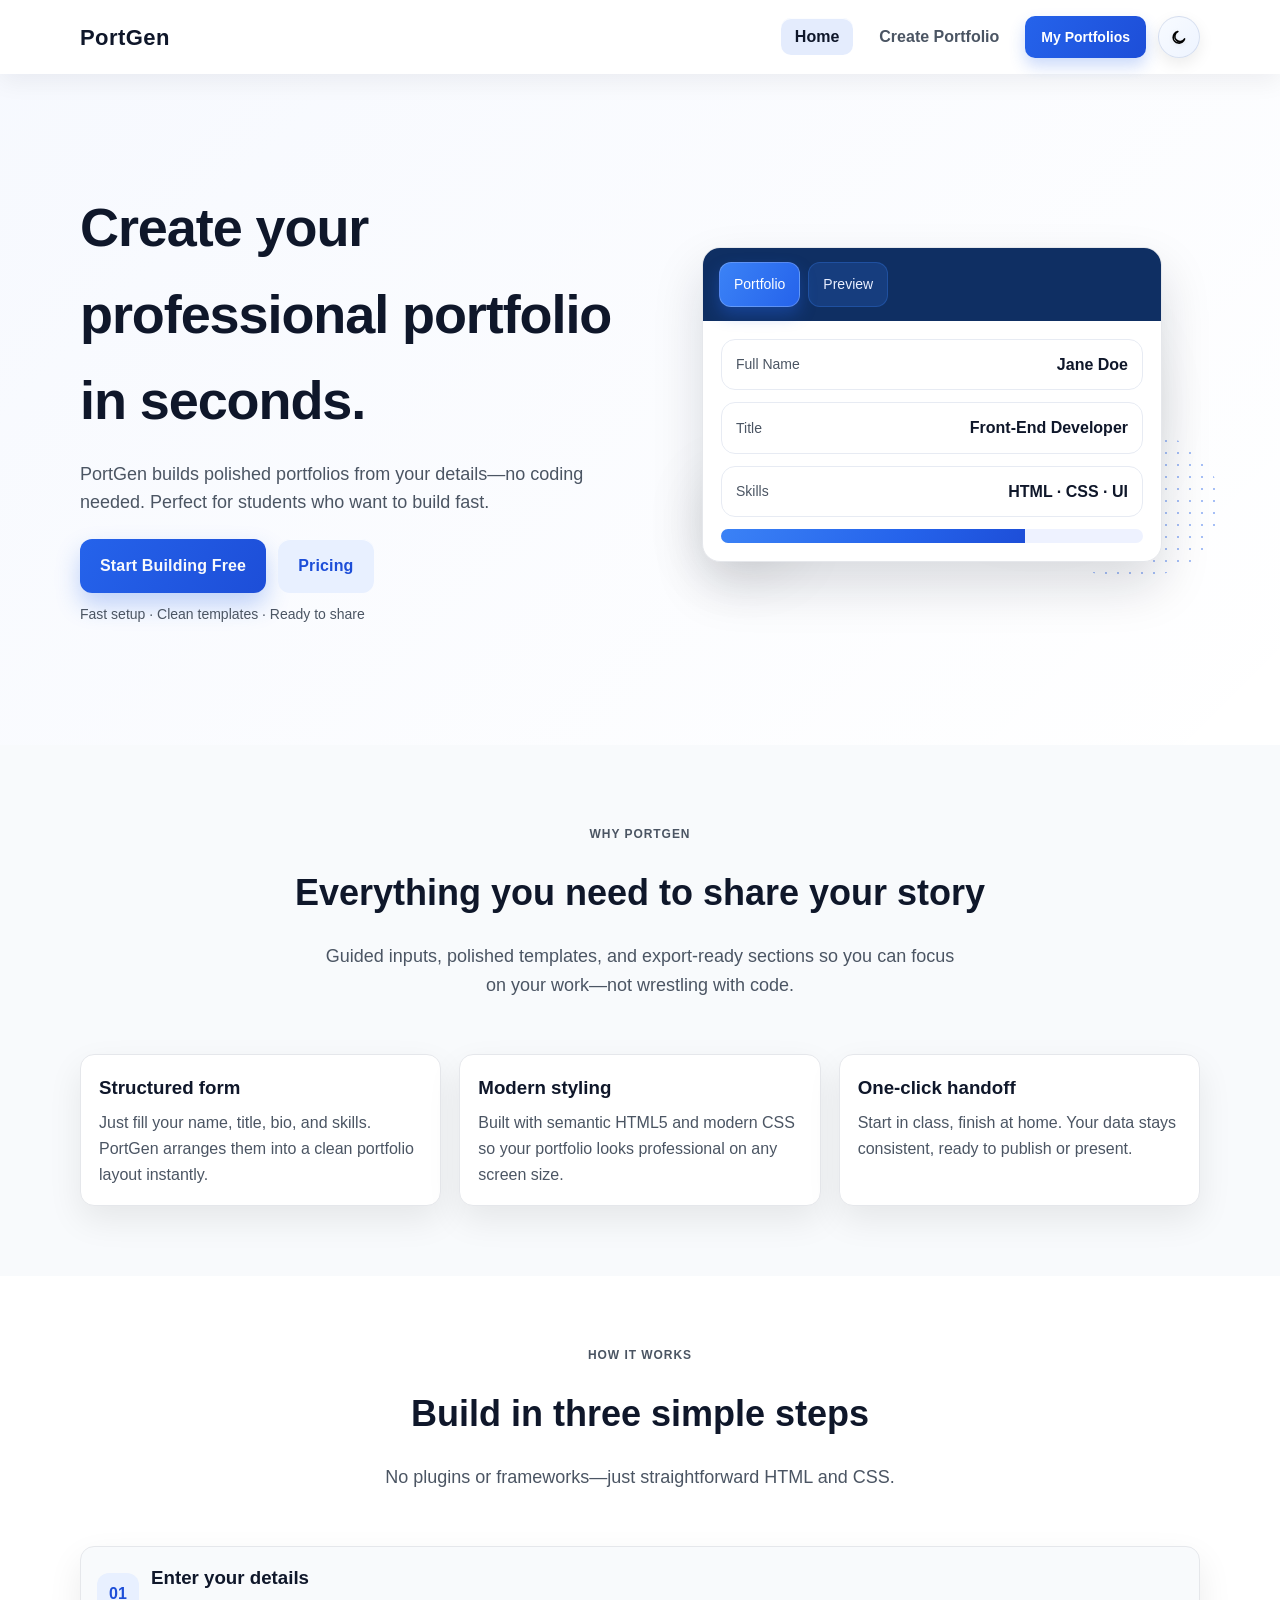
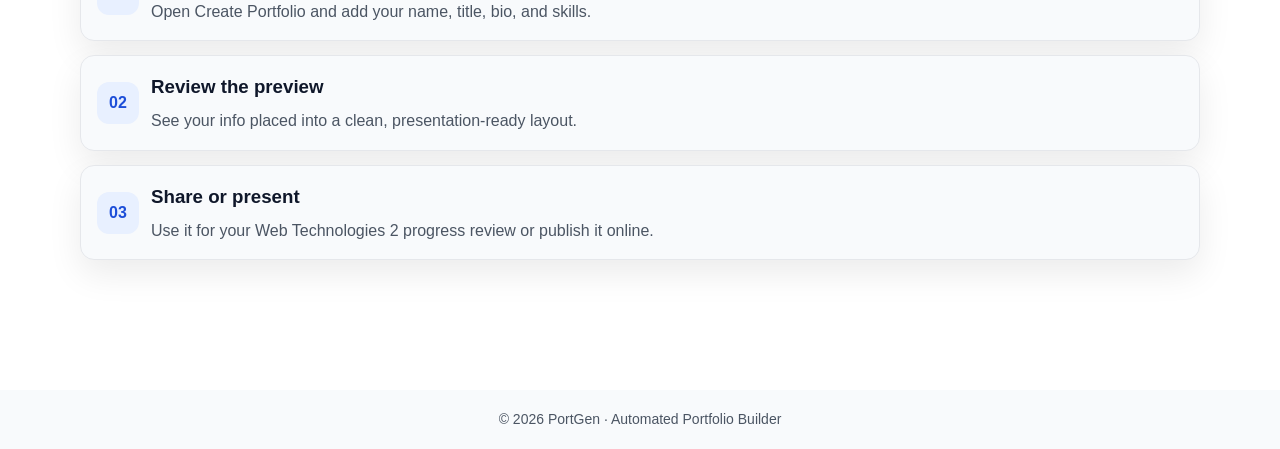
<file: index.html>
<!DOCTYPE html>
<html lang="en">
<head>
  <meta charset="UTF-8" />
  <meta name="viewport" content="width=device-width, initial-scale=1.0" />
  <title>PortGen | Automated Portfolio Builder</title>
  <link rel="stylesheet" href="style.css" />
</head>
<body>
  <header class="site-header">
    <div class="container header-content">
      <div class="logo" aria-label="PortGen logo">PortGen</div>
      <div class="header-actions">
        <nav aria-label="Main navigation">
          <ul class="nav-list">
            <li><a class="nav-link is-active" aria-current="page" href="index.html">Home</a></li>
            <li><a class="nav-link" href="builder.php">Create Portfolio</a></li>
            <li data-auth="guest" hidden><a class="nav-link" href="login.php">Login</a></li>
            <li data-auth="guest" hidden><a class="nav-link" href="signup.php">Sign Up</a></li>
            <li data-auth="user" hidden>
              <a class="nav-link profile-pill" href="profile.php" aria-label="Profile">
                <span class="profile-avatar" data-profile-avatar>P</span>
                <span data-profile-label>Profile</span>
              </a>
            </li>
            <li data-auth="user" hidden><a class="nav-link" href="logout.php">Logout</a></li>
          </ul>
        </nav>
        <a data-auth="user" hidden href="my-portfolios.php" class="my-portfolios-btn">My Portfolios</a>
        <button class="theme-icon-button" type="button" data-theme-toggle aria-label="Toggle theme"></button>
      </div>
    </div>
  </header>

  <main>
    <section class="hero">
      <div class="container hero-grid">
        <div class="hero-text">
          <h1>Create your professional portfolio in seconds.</h1>
          <p class="lead">PortGen builds polished portfolios from your details—no coding needed. Perfect for students who want to build fast.</p>
          <div class="hero-actions">
            <a class="button primary" href="builder.php">Start Building Free</a>
            <a class="button ghost" href="#">Pricing</a>
          </div>
          <p class="subtext">Fast setup · Clean templates · Ready to share</p>
        </div>

        <div class="hero-visual" aria-hidden="true">
          <div class="shape shape-orange"></div>
          <div class="shape shape-dots"></div>
          <div class="shape shape-blue"></div>
          <div class="mock-card">
            <div class="mock-header">
              <span class="mock-tab is-active">Portfolio</span>
              <span class="mock-tab">Preview</span>
            </div>
            <div class="mock-body">
              <div class="mock-row">
                <div class="mock-label">Full Name</div>
                <div class="mock-value">Jane Doe</div>
              </div>
              <div class="mock-row">
                <div class="mock-label">Title</div>
                <div class="mock-value">Front-End Developer</div>
              </div>
              <div class="mock-row">
                <div class="mock-label">Skills</div>
                <div class="mock-value">HTML · CSS · UI</div>
              </div>
              <div class="mock-progress">
                <div class="mock-bar"></div>
              </div>
            </div>
          </div>
        </div>
      </div>
    </section>

    <section class="features">
      <div class="container section-header reveal">
        <p class="eyebrow">Why PortGen</p>
        <h2>Everything you need to share your story</h2>
        <p class="lead">Guided inputs, polished templates, and export-ready sections so you can focus on your work—not wrestling with code.</p>
      </div>
      <div class="container feature-grid">
        <article class="feature-card reveal" style="--delay:0ms">
          <h3>Structured form</h3>
          <p>Just fill your name, title, bio, and skills. PortGen arranges them into a clean portfolio layout instantly.</p>
        </article>
        <article class="feature-card reveal" style="--delay:120ms">
          <h3>Modern styling</h3>
          <p>Built with semantic HTML5 and modern CSS so your portfolio looks professional on any screen size.</p>
        </article>
        <article class="feature-card reveal" style="--delay:240ms">
          <h3>One-click handoff</h3>
          <p>Start in class, finish at home. Your data stays consistent, ready to publish or present.</p>
        </article>
      </div>
    </section>

    <section class="steps">
      <div class="container section-header reveal">
        <p class="eyebrow">How it works</p>
        <h2>Build in three simple steps</h2>
        <p class="lead">No plugins or frameworks—just straightforward HTML and CSS.</p>
      </div>
      <div class="container steps-list">
        <div class="step-card reveal" style="--delay:0ms">
          <span class="step-number">01</span>
          <div>
            <h3>Enter your details</h3>
            <p>Open Create Portfolio and add your name, title, bio, and skills.</p>
          </div>
        </div>
        <div class="step-card reveal" style="--delay:140ms">
          <span class="step-number">02</span>
          <div>
            <h3>Review the preview</h3>
            <p>See your info placed into a clean, presentation-ready layout.</p>
          </div>
        </div>
        <div class="step-card reveal" style="--delay:280ms">
          <span class="step-number">03</span>
          <div>
            <h3>Share or present</h3>
            <p>Use it for your Web Technologies 2 progress review or publish it online.</p>
          </div>
        </div>
      </div>
    </section>
  </main>

  <footer class="site-footer">
    <div class="container footer-content">
      <p>© 2026 PortGen · Automated Portfolio Builder</p>
    </div>
  </footer>

  <script>
    (() => {
      const toggleBtn = document.querySelector('[data-theme-toggle]');
      const body = document.body;
      const sun = '<svg class="theme-icon" viewBox="0 0 24 24" aria-hidden="true"><circle cx="12" cy="12" r="4.5"/><path d="M12 2.5v2.4m0 14.2v2.4M21.5 12h-2.4M4.9 12H2.5m14.2 7.1-1.7-1.7M8 6.1 6.3 4.4m11.9 0L16.5 6.1M8 17.9 6.3 19.6"/></svg>';
      const moon = '<svg class="theme-icon" viewBox="0 0 24 24" aria-hidden="true"><path d="M19.5 14.5a7.8 7.8 0 1 1-9-9.8 7 7 0 1 0 9 9.8Z"/></svg>';
      let saved = localStorage.getItem('portgen-theme');
      if (saved === 'dark') saved = 'warm';
      if (saved === 'warm' || saved === 'light') body.dataset.theme = saved;
      const setIcon = () => {
        if (!toggleBtn) return;
        const isWarm = body.dataset.theme === 'warm';
        toggleBtn.innerHTML = isWarm ? sun : moon;
        toggleBtn.setAttribute('aria-label', isWarm ? 'Switch to light theme' : 'Switch to warm theme');
      };
      setIcon();
      toggleBtn?.addEventListener('click', () => {
        const next = body.dataset.theme === 'warm' ? 'light' : 'warm';
        body.dataset.theme = next;
        localStorage.setItem('portgen-theme', next);
        setIcon();
      });
    })();
  </script>
  <script>
    (() => {
      const setAuthNav = async () => {
        try {
          const response = await fetch('auth-status.php', { credentials: 'same-origin' });
          if (!response.ok) return;
          const auth = await response.json();
          const loggedIn = !!auth.loggedIn;

          document.querySelectorAll('[data-auth="guest"]').forEach((el) => {
            el.hidden = loggedIn;
          });
          document.querySelectorAll('[data-auth="user"]').forEach((el) => {
            el.hidden = !loggedIn;
          });

          if (loggedIn) {
            const fullname = (auth.fullname || 'Profile').trim();
            const firstName = fullname.split(/\s+/)[0] || 'Profile';
            const initial = firstName.charAt(0).toUpperCase() || 'P';
            document.querySelectorAll('[data-profile-label]').forEach((el) => {
              el.textContent = firstName;
            });
            document.querySelectorAll('[data-profile-avatar]').forEach((el) => {
              el.textContent = initial;
            });
          }
        } catch (error) {
          console.error('Could not determine auth status.', error);
        }
      };

      setAuthNav();
    })();
  </script>
</body>
</html>
</file>
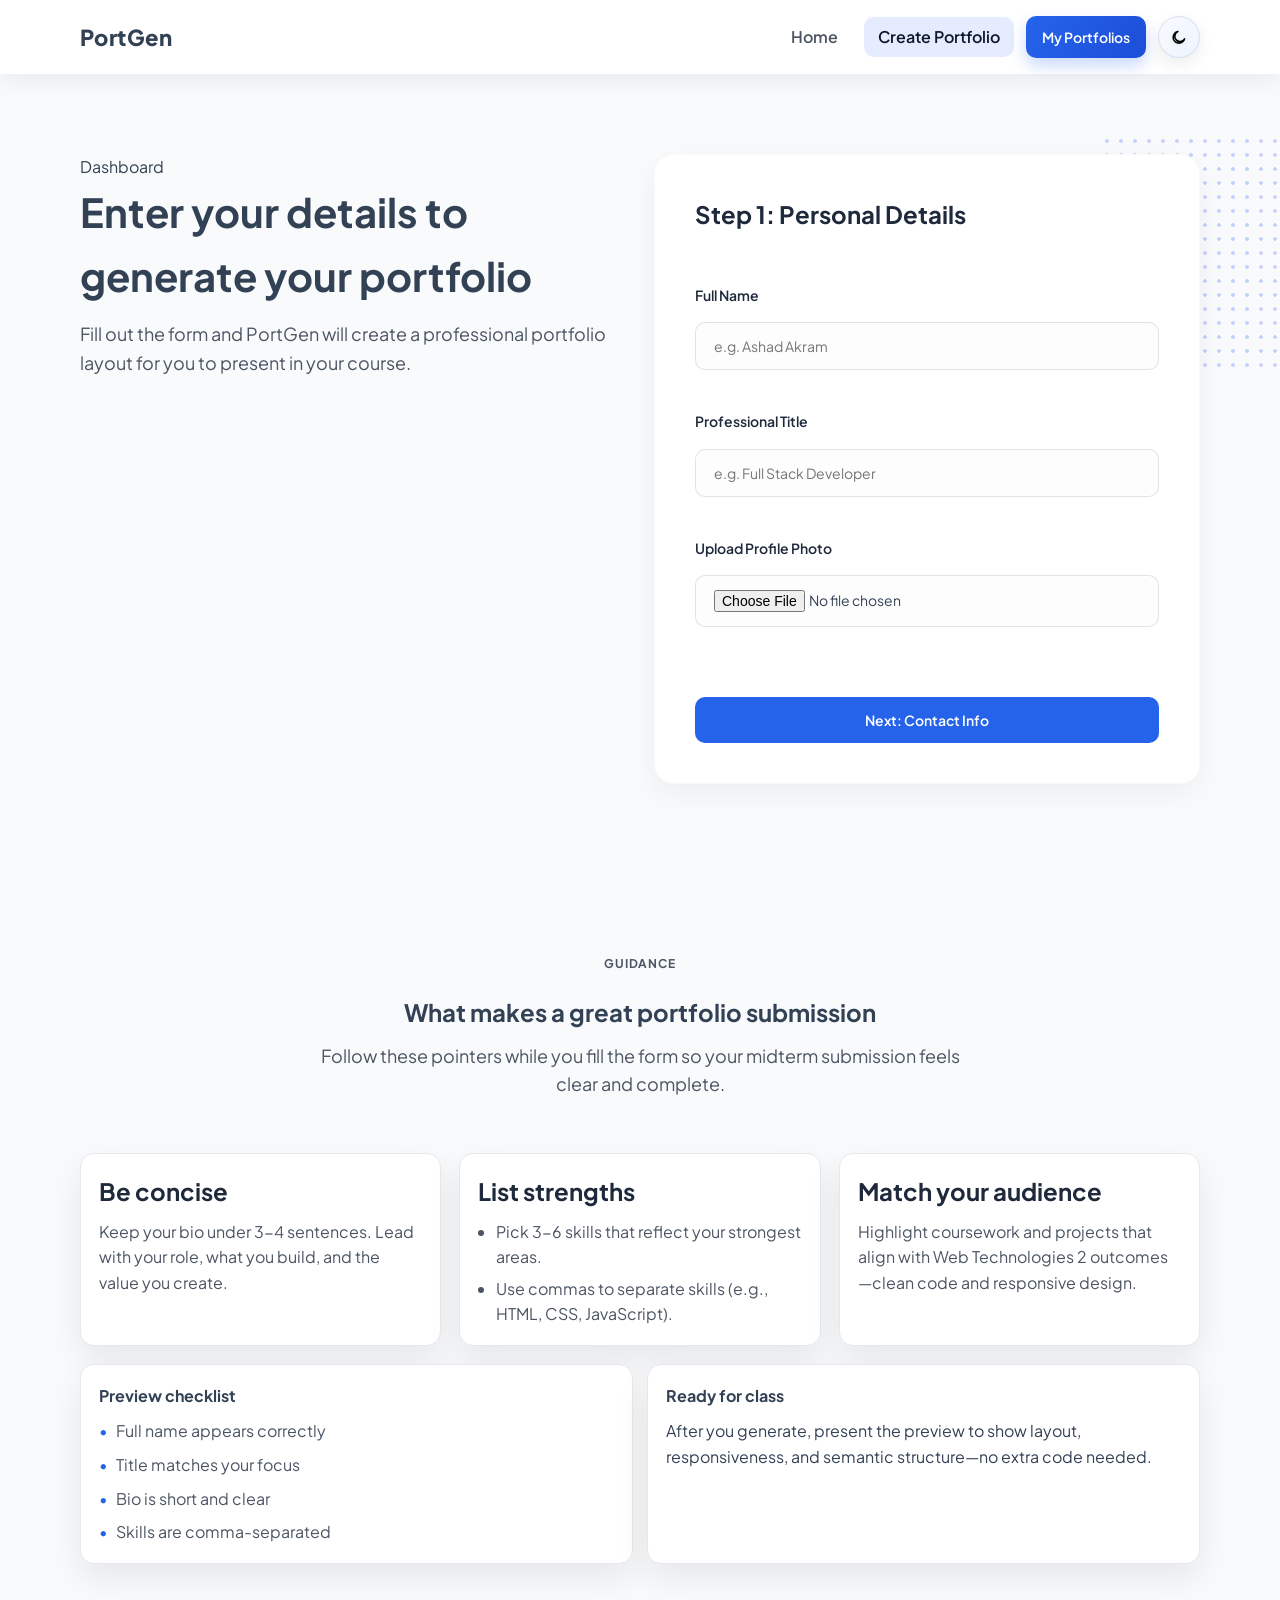
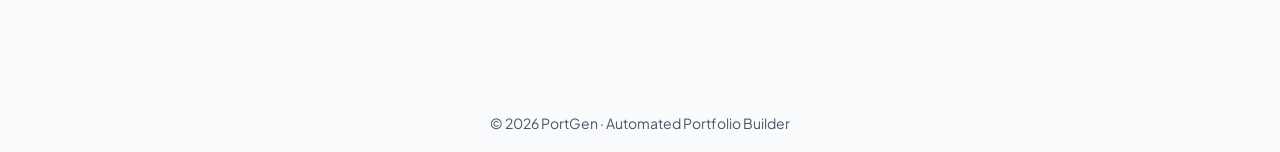
<file: builder.html>
<!DOCTYPE html>
<html lang="en">
<head>
  <meta charset="UTF-8" />
  <meta name="viewport" content="width=device-width, initial-scale=1.0" />
  <title>PortGen | Create Portfolio</title>
  <link rel="stylesheet" href="style.css" />
  <style>
    /* Importing modern font for a clean look */
    @import url('https://fonts.googleapis.com/css2?family=Plus+Jakarta+Sans:wght@400;600;700&display=swap');

    :root {
      --primary: #2563eb; /* Your modern blue */
      --primary-hover: #1d4ed8;
      --dark: #1e293b;
      --text: #334155;
      --bg-light: #f1f5f9;
    }

    body {
      font-family: 'Plus Jakarta Sans', sans-serif;
      background-color: #f8fafc; /* Lighter background */
      color: var(--text);
      margin: 0;
      padding: 0;
    }

    /* The overall card container from your design */
    .card {
      background: white;
      width: 100%;
      max-width: 600px;
      padding: 40px;
      border-radius: 20px;
      box-shadow: 0 10px 30px rgba(0, 0, 0, 0.05); /* Subtle shadow */
      border: 1px solid rgba(0,0,0,0.02);
      min-height: 500px; /* Keep the card container stable */
      display: flex;
      flex-direction: column;
    }

    /* Hidden elements by default for multi-step */
    .form-step {
      display: none;
      animation: slideIn 0.4s ease-out;
      width: 100%;
      flex-grow: 1;
    }

    /* Active class for current step */
    .form-step.active {
      display: flex;
      flex-direction: column;
      gap: 20px;
    }

    /* Updated Typography to match image */
    h3 {
      font-size: 24px;
      font-weight: 700;
      color: var(--dark);
      margin-top: 0;
      margin-bottom: 30px;
    }

    /* Modern Input Fields from previous step */
    .form-group {
      margin-bottom: 20px;
    }

    .form-group-helper {
      display: block;
      font-size: 12px;
      color: #64748b;
      margin-top: 6px;
    }

    label {
      display: block;
      margin-bottom: 8px;
      font-weight: 600;
      font-size: 14px;
      color: var(--dark);
    }

    input, textarea {
      width: 100%;
      padding: 14px 18px;
      border: 1px solid rgba(0,0,0,0.1);
      border-radius: 10px;
      font-size: 14px;
      font-family: inherit;
      color: var(--text);
      box-sizing: border-box; /* Crucial for proper padding */
      transition: all 0.2s;
      background: #fdfdfd;
    }

    input:focus, textarea:focus {
      outline: none;
      border-color: var(--primary);
      box-shadow: 0 0 0 4px rgba(37, 99, 235, 0.1);
    }

    textarea {
      resize: vertical;
      min-height: 100px;
    }

    /* MODERN MULTI-STEP BUTTONS */
    .button-group {
      margin-top: 30px;
      display: flex;
      gap: 12px;
    }

    /* Base style for all form buttons */
    .btn-next, button[type="submit"] {
      flex: 1; /* Stretch buttons equally */
      background-color: var(--primary);
      color: white;
      border: none;
      padding: 14px 20px;
      border-radius: 10px;
      font-size: 14px;
      font-weight: 600;
      cursor: pointer;
      transition: background 0.2s;
      font-family: inherit;
      text-align: center;
    }

    .btn-next:hover, button[type="submit"]:hover {
      background-color: var(--primary-hover);
    }

    /* Secondary 'Back' button style */
    .btn-back {
      flex: 0 0 auto; /* Don't stretch */
      background-color: #f1f5f9;
      color: #475569;
    }

    .btn-back:hover {
      background-color: #e2e8f0;
    }

    .skill-builder {
      border: 1px solid rgba(0, 0, 0, 0.08);
      border-radius: 12px;
      padding: 14px;
      background: #f8fbff;
    }

    .skill-builder-grid {
      display: grid;
      grid-template-columns: 1fr 120px auto;
      gap: 10px;
      align-items: end;
      margin-bottom: 12px;
    }

    .skill-level-wrap {
      display: flex;
      flex-direction: column;
      gap: 6px;
    }

    .skill-level-value {
      font-size: 12px;
      font-weight: 700;
      color: #1e3a8a;
      text-align: right;
    }

    .btn-add-skill {
      border: 0;
      background: #0ea5e9;
      color: #fff;
      border-radius: 10px;
      padding: 11px 14px;
      font-size: 13px;
      font-weight: 700;
      cursor: pointer;
    }

    .btn-add-skill:hover {
      background: #0284c7;
    }

    .skills-list {
      display: grid;
      gap: 8px;
      margin-top: 8px;
    }

    .skill-item {
      display: grid;
      grid-template-columns: 1fr auto auto;
      align-items: center;
      gap: 10px;
      padding: 10px 12px;
      border-radius: 10px;
      background: #ffffff;
      border: 1px solid #dbeafe;
    }

    .skill-item-name {
      font-weight: 700;
      color: #0f172a;
      font-size: 13px;
    }

    .skill-item-level {
      font-size: 12px;
      font-weight: 700;
      color: #1d4ed8;
      min-width: 48px;
      text-align: right;
    }

    .btn-remove-skill {
      border: 0;
      background: #fee2e2;
      color: #b91c1c;
      border-radius: 8px;
      padding: 6px 9px;
      font-size: 12px;
      font-weight: 700;
      cursor: pointer;
    }

    .btn-remove-skill:hover {
      background: #fecaca;
    }

    .education-builder {
      border: 1px solid rgba(0, 0, 0, 0.08);
      border-radius: 12px;
      padding: 14px;
      background: #f8fbff;
      display: grid;
      gap: 10px;
    }

    .education-builder-grid {
      display: grid;
      grid-template-columns: repeat(2, minmax(0, 1fr));
      gap: 10px;
    }

    .education-actions {
      display: flex;
      justify-content: flex-end;
      margin-top: 2px;
    }

    .btn-add-education {
      border: 0;
      background: #2563eb;
      color: #fff;
      border-radius: 10px;
      padding: 11px 14px;
      font-size: 13px;
      font-weight: 700;
      cursor: pointer;
    }

    .btn-add-education:hover {
      background: #1d4ed8;
    }

    .education-list {
      display: grid;
      gap: 8px;
      margin-top: 2px;
    }

    .education-item {
      display: grid;
      grid-template-columns: 1fr auto;
      gap: 10px;
      align-items: center;
      padding: 10px 12px;
      border-radius: 10px;
      background: #ffffff;
      border: 1px solid #dbeafe;
    }

    .education-item-title {
      font-weight: 700;
      color: #0f172a;
      font-size: 13px;
      line-height: 1.35;
    }

    .education-item-subtitle {
      font-size: 12px;
      color: #475569;
      margin-top: 3px;
    }

    .btn-remove-education {
      border: 0;
      background: #fee2e2;
      color: #b91c1c;
      border-radius: 8px;
      padding: 6px 9px;
      font-size: 12px;
      font-weight: 700;
      cursor: pointer;
    }

    .btn-remove-education:hover {
      background: #fecaca;
    }

    @media (max-width: 640px) {
      .skill-builder-grid {
        grid-template-columns: 1fr;
      }

      .education-builder-grid {
        grid-template-columns: 1fr;
      }
    }

    /* Simple animation for step changes */
    @keyframes slideIn {
      from { opacity: 0; transform: translateX(10px); }
      to { opacity: 1; transform: translateX(0); }
    }
  </style>
</head>
<body>
  <header class="site-header">
    <div class="container header-content">
      <div class="logo" aria-label="PortGen logo">PortGen</div>
      <div class="header-actions">
        <nav aria-label="Main navigation">
          <ul class="nav-list">
            <li><a class="nav-link" href="index.html">Home</a></li>
            <li><a class="nav-link is-active" aria-current="page" href="builder.php">Create Portfolio</a></li>
            <li data-auth="guest" hidden><a class="nav-link" href="login.php">Login</a></li>
            <li data-auth="guest" hidden><a class="nav-link" href="signup.php">Sign Up</a></li>
            <li data-auth="user" hidden>
              <a class="nav-link profile-pill" href="profile.php" aria-label="Profile">
                <span class="profile-avatar" data-profile-avatar>P</span>
                <span data-profile-label>Profile</span>
              </a>
            </li>
            <li data-auth="user" hidden><a class="nav-link" href="logout.php">Logout</a></li>
          </ul>
        </nav>
        <a data-auth="user" hidden href="my-portfolios.php" class="my-portfolios-btn">My Portfolios</a>
        <button class="theme-icon-button" type="button" data-theme-toggle aria-label="Toggle theme"></button>
      </div>
    </div>
  </header>

  <main>
    <section class="builder">
      <div class="dot-shape"></div>
      <div class="container builder-grid">
        <div class="builder-copy">
          <p class="badge">Dashboard</p>
          <h1>Enter your details to generate your portfolio</h1>
          <p class="lead">Fill out the form and PortGen will create a professional portfolio layout for you to present in your course.</p>
        </div>

        <div class="card">
          <form id="portfolioForm" action="process.php" method="POST" enctype="multipart/form-data">
            <div class="form-step active" id="step1">
              <h3>Step 1: Personal Details</h3>
              
              <div class="form-group">
                <label>Full Name</label>
                <input type="text" name="fullname" placeholder="e.g. Ashad Akram" required>
              </div>

              <div class="form-group">
                <label>Professional Title</label>
                <input type="text" name="title" placeholder="e.g. Full Stack Developer" required>
              </div>

              <div class="form-group">
                <label>Upload Profile Photo</label>
                <input type="file" name="photo_file" accept="image/*" />
              </div>

              <div class="button-group">
                <button type="button" class="btn-next" onclick="nextStep(2)">Next: Contact Info</button>
              </div>
            </div>

            <div class="form-step" id="step2">
              <h3>Step 2: Contact</h3>
              
              <div class="form-group">
                <label>Email Address</label>
                <input type="email" name="email" placeholder="email@example.com" required>
              </div>
              
              <div class="form-group">
                <label>Phone Number</label>
                <input type="text" name="phone" placeholder="+973 XXXXXXXX">
              </div>

              <div class="form-group">
                <label>Location</label>
                <input type="text" name="location" placeholder="e.g. Manama, Bahrain">
              </div>

              <div class="button-group">
                <button type="button" class="btn-next btn-back" onclick="prevStep(1)">Back</button>
                <button type="button" class="btn-next" onclick="nextStep(3)">Next: Social Links</button>
              </div>
            </div>

            <div class="form-step" id="step3">
              <h3>Step 3: Social Links</h3>

              <div class="form-group">
                <label>LinkedIn URL (Optional)</label>
                <input type="text" name="linkedin" placeholder="linkedin.com/in/username or any text">
              </div>

              <div class="form-group">
                <label>GitHub URL (Optional)</label>
                <input type="text" name="github" placeholder="github.com/username or any text">
              </div>

              <div class="button-group">
                <button type="button" class="btn-next btn-back" onclick="prevStep(2)">Back</button>
                <button type="button" class="btn-next" onclick="nextStep(4)">Next: Education</button>
              </div>
            </div>

            <div class="form-step" id="step4">
              <h3>Step 4: Education History</h3>
              
              <div class="form-group">
                <label>Education History</label>
                <input type="hidden" name="education_data" id="educationData" value="[]">
                <input type="hidden" name="edu_school" id="eduSchoolPrimary" value="">
                <input type="hidden" name="edu_degree" id="eduDegreePrimary" value="">
                <input type="hidden" name="edu_start" id="eduStartPrimary" value="">
                <input type="hidden" name="edu_end" id="eduEndPrimary" value="">

                <div class="education-builder">
                  <div class="education-builder-grid">
                    <div>
                      <label for="eduSchoolInput">University/School</label>
                      <input type="text" id="eduSchoolInput" placeholder="University of Technology Bahrain">
                    </div>
                    <div>
                      <label for="eduDegreeInput">Degree</label>
                      <input type="text" id="eduDegreeInput" placeholder="BS in Information Technology">
                    </div>
                    <div>
                      <label for="eduStartInput">Start Date</label>
                      <input type="date" id="eduStartInput">
                    </div>
                    <div>
                      <label for="eduEndInput">End Date (or expected)</label>
                      <input type="date" id="eduEndInput">
                    </div>
                  </div>
                  <div class="education-actions">
                    <button type="button" class="btn-add-education" id="addEducationBtn">Add Education</button>
                  </div>
                  <div class="education-list" id="educationList"></div>
                  <span class="form-group-helper">Add one or more entries. Put your latest education first.</span>
                </div>
              </div>

              <div class="button-group">
                <button type="button" class="btn-next btn-back" onclick="prevStep(3)">Back</button>
                <button type="button" class="btn-next" onclick="nextStep(5)">Next: Skills</button>
              </div>
            </div>

            <div class="form-step" id="step5">
              <h3>Step 5: Skills</h3>

              <div class="form-group">
                <label>Skills & Proficiency Levels</label>
                <input type="hidden" name="skills" id="skillsCsv" value="">
                <input type="hidden" name="skills_data" id="skillsData" value="[]">
                <div class="skill-builder">
                  <div class="skill-builder-grid">
                    <div>
                      <label for="skillNameInput">Skill Name</label>
                      <input type="text" id="skillNameInput" placeholder="e.g. JavaScript">
                    </div>
                    <div class="skill-level-wrap">
                      <label for="skillLevelInput">Level</label>
                      <input type="range" id="skillLevelInput" min="10" max="100" step="5" value="80">
                      <div class="skill-level-value" id="skillLevelValue">80%</div>
                    </div>
                    <button type="button" class="btn-add-skill" id="addSkillBtn">Add Skill</button>
                  </div>
                  <div class="skills-list" id="skillsList"></div>
                  <span class="form-group-helper">Add at least 2 skills. You can set each skill level for portfolio bars.</span>
                </div>
              </div>

              <div class="form-group">
                <label>Professional Tagline</label>
                <input type="text" name="tagline" placeholder="e.g. Building practical full-stack web experiences">
              </div>

              <div class="button-group">
                <button type="button" class="btn-next btn-back" onclick="prevStep(4)">Back</button>
                <button type="button" class="btn-next" onclick="nextStep(6)">Next: Final Details</button>
              </div>
            </div>

            <div class="form-step" id="step6">
              <h3>Step 6: Final Touches</h3>
              
              <div class="form-group">
                <label>Short Bio</label>
                <textarea name="bio" placeholder="Tell your story..."></textarea>
              </div>

              <div class="form-group">
                <label>Achievements</label>
                <textarea name="achievements" placeholder="List your certifications or awards..."></textarea>
              </div>

              <div class="form-group">
                <label>Years of Experience</label>
                <input type="number" name="years_experience" min="0" max="50" placeholder="e.g. 2">
              </div>

              <div class="form-group">
                <label>Availability</label>
                <input type="text" name="availability" placeholder="e.g. Open to internships / freelance / full-time">
              </div>

              <div class="button-group">
                <button type="button" class="btn-next btn-back" onclick="prevStep(5)">Back</button>
                <button type="submit">Generate My Professional Portfolio</button>
              </div>
            </div>
          </form>
        </div>
      </div>
    </section>

    <section class="builder-extras">
      <div class="container section-header reveal">
        <p class="eyebrow">Guidance</p>
        <h2>What makes a great portfolio submission</h2>
        <p class="lead">Follow these pointers while you fill the form so your midterm submission feels clear and complete.</p>
      </div>

      <div class="container info-grid">
        <article class="info-card reveal" style="--delay:0ms">
          <h3>Be concise</h3>
          <p>Keep your bio under 3-4 sentences. Lead with your role, what you build, and the value you create.</p>
        </article>
        <article class="info-card reveal" style="--delay:140ms">
          <h3>List strengths</h3>
          <ul class="bullets">
            <li>Pick 3-6 skills that reflect your strongest areas.</li>
            <li>Use commas to separate skills (e.g., HTML, CSS, JavaScript).</li>
          </ul>
        </article>
        <article class="info-card reveal" style="--delay:280ms">
          <h3>Match your audience</h3>
          <p>Highlight coursework and projects that align with Web Technologies 2 outcomes—clean code and responsive design.</p>
        </article>
      </div>

      <div class="container tips-grid">
        <div class="tip-card reveal" style="--delay:0ms">
          <div class="tip-title">Preview checklist</div>
          <ul class="checklist">
            <li>Full name appears correctly</li>
            <li>Title matches your focus</li>
            <li>Bio is short and clear</li>
            <li>Skills are comma-separated</li>
          </ul>
        </div>
        <div class="tip-card reveal" style="--delay:180ms">
          <div class="tip-title">Ready for class</div>
          <p class="muted">After you generate, present the preview to show layout, responsiveness, and semantic structure—no extra code needed.</p>
        </div>
      </div>
    </section>
  </main>

  <footer class="site-footer">
    <div class="container footer-content">
      <p>© 2026 PortGen · Automated Portfolio Builder</p>
    </div>
  </footer>

  <script>
    (() => {
      const toggleBtn = document.querySelector('[data-theme-toggle]');
      const body = document.body;
      const sun = '<svg class="theme-icon" viewBox="0 0 24 24" aria-hidden="true"><circle cx="12" cy="12" r="4.5"/><path d="M12 2.5v2.4m0 14.2v2.4M21.5 12h-2.4M4.9 12H2.5m14.2 7.1-1.7-1.7M8 6.1 6.3 4.4m11.9 0L16.5 6.1M8 17.9 6.3 19.6"/></svg>';
      const moon = '<svg class="theme-icon" viewBox="0 0 24 24" aria-hidden="true"><path d="M19.5 14.5a7.8 7.8 0 1 1-9-9.8 7 7 0 1 0 9 9.8Z"/></svg>';
      let saved = localStorage.getItem('portgen-theme');
      if (saved === 'dark') saved = 'warm';
      if (saved === 'warm' || saved === 'light') body.dataset.theme = saved;
      const setIcon = () => {
        if (!toggleBtn) return;
        const isWarm = body.dataset.theme === 'warm';
        toggleBtn.innerHTML = isWarm ? sun : moon;
        toggleBtn.setAttribute('aria-label', isWarm ? 'Switch to light theme' : 'Switch to warm theme');
      };
      setIcon();
      toggleBtn?.addEventListener('click', () => {
        const next = body.dataset.theme === 'warm' ? 'light' : 'warm';
        body.dataset.theme = next;
        localStorage.setItem('portgen-theme', next);
        setIcon();
      });
    })();
  </script>
  <script>
    (() => {
      const setAuthNav = async () => {
        try {
          const response = await fetch('auth-status.php', { credentials: 'same-origin' });
          if (!response.ok) return;
          const auth = await response.json();
          const loggedIn = !!auth.loggedIn;

          document.querySelectorAll('[data-auth="guest"]').forEach((el) => {
            el.hidden = loggedIn;
          });
          document.querySelectorAll('[data-auth="user"]').forEach((el) => {
            el.hidden = !loggedIn;
          });

          if (loggedIn) {
            const fullname = (auth.fullname || 'Profile').trim();
            const firstName = fullname.split(/\s+/)[0] || 'Profile';
            const initial = firstName.charAt(0).toUpperCase() || 'P';
            document.querySelectorAll('[data-profile-label]').forEach((el) => {
              el.textContent = firstName;
            });
            document.querySelectorAll('[data-profile-avatar]').forEach((el) => {
              el.textContent = initial;
            });
          }
        } catch (error) {
          console.error('Could not determine auth status.', error);
        }
      };

      setAuthNav();
    })();
  </script>
  <script>
    const skillNameInput = document.getElementById('skillNameInput');
    const skillLevelInput = document.getElementById('skillLevelInput');
    const skillLevelValue = document.getElementById('skillLevelValue');
    const addSkillBtn = document.getElementById('addSkillBtn');
    const skillsList = document.getElementById('skillsList');
    const skillsDataInput = document.getElementById('skillsData');
    const skillsCsvInput = document.getElementById('skillsCsv');
    const portfolioForm = document.getElementById('portfolioForm');
    const educationDataInput = document.getElementById('educationData');
    const eduSchoolPrimary = document.getElementById('eduSchoolPrimary');
    const eduDegreePrimary = document.getElementById('eduDegreePrimary');
    const eduStartPrimary = document.getElementById('eduStartPrimary');
    const eduEndPrimary = document.getElementById('eduEndPrimary');
    const eduSchoolInput = document.getElementById('eduSchoolInput');
    const eduDegreeInput = document.getElementById('eduDegreeInput');
    const eduStartInput = document.getElementById('eduStartInput');
    const eduEndInput = document.getElementById('eduEndInput');
    const addEducationBtn = document.getElementById('addEducationBtn');
    const educationList = document.getElementById('educationList');

    const skillsState = [];
    const educationState = [];

    function syncSkillsInputs() {
      skillsDataInput.value = JSON.stringify(skillsState);
      skillsCsvInput.value = skillsState.map(skill => skill.name).join(', ');
    }

    function renderSkillsList() {
      skillsList.innerHTML = '';

      skillsState.forEach((skill, index) => {
        const row = document.createElement('div');
        row.className = 'skill-item';

        const name = document.createElement('div');
        name.className = 'skill-item-name';
        name.textContent = skill.name;

        const level = document.createElement('div');
        level.className = 'skill-item-level';
        level.textContent = `${skill.level}%`;

        const remove = document.createElement('button');
        remove.type = 'button';
        remove.className = 'btn-remove-skill';
        remove.textContent = 'Remove';
        remove.addEventListener('click', () => {
          skillsState.splice(index, 1);
          renderSkillsList();
          syncSkillsInputs();
        });

        row.appendChild(name);
        row.appendChild(level);
        row.appendChild(remove);
        skillsList.appendChild(row);
      });
    }

    function formatEducationPeriod(entry) {
      const start = entry.start || '...';
      const end = entry.end || 'Present';
      return `${start} - ${end}`;
    }

    function syncEducationInputs() {
      educationDataInput.value = JSON.stringify(educationState);

      const primary = educationState[0] || null;
      eduSchoolPrimary.value = primary ? (primary.school || '') : '';
      eduDegreePrimary.value = primary ? (primary.degree || '') : '';
      eduStartPrimary.value = primary ? (primary.start || '') : '';
      eduEndPrimary.value = primary ? (primary.end || '') : '';
    }

    function renderEducationList() {
      educationList.innerHTML = '';

      educationState.forEach((entry, index) => {
        const row = document.createElement('div');
        row.className = 'education-item';

        const content = document.createElement('div');
        const title = document.createElement('div');
        title.className = 'education-item-title';
        title.textContent = `${entry.degree || 'Degree not specified'} · ${entry.school || 'Institution not specified'}`;

        const subtitle = document.createElement('div');
        subtitle.className = 'education-item-subtitle';
        subtitle.textContent = formatEducationPeriod(entry);

        content.appendChild(title);
        content.appendChild(subtitle);

        const remove = document.createElement('button');
        remove.type = 'button';
        remove.className = 'btn-remove-education';
        remove.textContent = 'Remove';
        remove.addEventListener('click', () => {
          educationState.splice(index, 1);
          renderEducationList();
          syncEducationInputs();
        });

        row.appendChild(content);
        row.appendChild(remove);
        educationList.appendChild(row);
      });
    }

    skillLevelInput?.addEventListener('input', () => {
      skillLevelValue.textContent = `${skillLevelInput.value}%`;
    });

    addSkillBtn?.addEventListener('click', () => {
      const name = (skillNameInput.value || '').trim();
      const level = parseInt(skillLevelInput.value, 10);

      if (!name) {
        alert('Enter a skill name first.');
        return;
      }

      const exists = skillsState.some(skill => skill.name.toLowerCase() === name.toLowerCase());
      if (exists) {
        alert('That skill is already added.');
        return;
      }

      if (skillsState.length >= 10) {
        alert('You can add up to 10 skills.');
        return;
      }

      skillsState.push({ name, level: Math.max(10, Math.min(100, level)) });
      renderSkillsList();
      syncSkillsInputs();
      skillNameInput.value = '';
      skillNameInput.focus();
    });

    addEducationBtn?.addEventListener('click', () => {
      const school = (eduSchoolInput.value || '').trim();
      const degree = (eduDegreeInput.value || '').trim();
      const start = (eduStartInput.value || '').trim();
      const end = (eduEndInput.value || '').trim();

      if (!school && !degree) {
        alert('Enter at least institution or degree to add education.');
        return;
      }

      const duplicate = educationState.some((entry) => (
        entry.school.toLowerCase() === school.toLowerCase() &&
        entry.degree.toLowerCase() === degree.toLowerCase() &&
        entry.start === start &&
        entry.end === end
      ));

      if (duplicate) {
        alert('That education entry is already added.');
        return;
      }

      if (educationState.length >= 10) {
        alert('You can add up to 10 education entries.');
        return;
      }

      educationState.push({ school, degree, start, end });
      renderEducationList();
      syncEducationInputs();

      eduSchoolInput.value = '';
      eduDegreeInput.value = '';
      eduStartInput.value = '';
      eduEndInput.value = '';
      eduSchoolInput.focus();
    });

    function showStepForField(field) {
      const step = field?.closest('.form-step');
      if (!step) return;
      document.querySelectorAll('.form-step').forEach((el) => {
        el.classList.remove('active');
      });
      step.classList.add('active');
    }

    portfolioForm?.addEventListener('submit', (event) => {
      syncSkillsInputs();
      syncEducationInputs();

      if (skillsState.length < 2) {
        event.preventDefault();
        showStepForField(skillNameInput);
        alert('Please add at least 2 skills with levels.');
        return;
      }

      // Ensure browser validation errors are visible even when invalid fields are in hidden steps.
      const invalidField = portfolioForm.querySelector(':invalid');
      if (invalidField) {
        event.preventDefault();
        showStepForField(invalidField);
        invalidField.reportValidity();
        invalidField.focus();
        return;
      }

      const submitBtn = portfolioForm.querySelector('button[type="submit"]');
      if (submitBtn) {
        submitBtn.disabled = true;
        submitBtn.textContent = 'Generating...';
      }
    });

    // Seed defaults to make first use easier
    if (skillsState.length === 0) {
      skillsState.push({ name: 'HTML', level: 85 }, { name: 'CSS', level: 80 });
      renderSkillsList();
      syncSkillsInputs();
      skillLevelValue.textContent = `${skillLevelInput.value}%`;
    }

    syncEducationInputs();

    function nextStep(step) {
      // Hide all steps
      document.querySelectorAll('.form-step').forEach(el => {
        el.classList.remove('active');
      });
      // Show the target step
      document.getElementById('step' + step).classList.add('active');
    }

    function prevStep(step) {
      nextStep(step); // Same logic works for going back
    }
  </script>
</body>
</html>
</file>
<file: style.css>
:root {
  --bg: #ffffff;
  --panel: #ffffff;
  --text: #0f172a;
  --muted: #4b5563;
  --accent: #2563eb;
  --accent-strong: #1d4ed8;
  --header: #0f172a;
  --border: #e5e7eb;
  --shadow: 0 18px 46px rgba(15, 23, 42, 0.12);
  --shadow-soft: 0 14px 34px rgba(0, 0, 0, 0.08);
  --radius: 16px;
}

body[data-theme="warm"] {
  --bg: #fff7ed;
  --panel: #fff1e6;
  --text: #2c1a0c;
  --muted: #6b4b3a;
  --accent: #2563eb;
  --accent-strong: #1d4ed8;
  --header: #2e1a0f;
  --border: #f1d7c0;
  --shadow: 0 18px 46px rgba(139, 92, 46, 0.18);
  --shadow-soft: 0 14px 34px rgba(139, 92, 46, 0.12);
}

* {
  box-sizing: border-box;
  margin: 0;
  padding: 0;
}

body {
  font-family: "Segoe UI", "Helvetica Neue", Arial, sans-serif;
  background: var(--bg);
  color: var(--text);
  line-height: 1.6;
  min-height: 100vh;
  -webkit-font-smoothing: antialiased;
}

a {
  color: inherit;
  text-decoration: none;
}

a:hover {
  color: var(--accent);
}

.container {
  width: min(1120px, 92%);
  margin: 0 auto;
}

.site-header {
  background: #ffffff;
  color: var(--text);
  position: sticky;
  top: 0;
  z-index: 10;
  box-shadow: 0 8px 24px rgba(15, 23, 42, 0.06);
}
body[data-theme="warm"] .site-header {
  background: #fff1e6;
  color: #2c1a0c;
  box-shadow: 0 12px 28px rgba(139, 92, 46, 0.18);
}

.header-content {
  display: flex;
  align-items: center;
  justify-content: space-between;
  padding: 16px 0;
}

.header-actions {
  display: flex;
  align-items: center;
  gap: 12px;
}

.logo {
  font-weight: 800;
  letter-spacing: 0.02em;
  font-size: 22px;
}

.theme-icon-button {
  width: 42px;
  height: 42px;
  border-radius: 50%;
  border: 1px solid rgba(0, 40, 120, 0.12);
  background: linear-gradient(135deg, #f8fbff, #eef4ff);
  display: grid;
  place-items: center;
  cursor: pointer;
  box-shadow: 0 6px 16px rgba(0, 0, 0, 0.08);
  transition: transform 0.2s ease, box-shadow 0.2s ease, border-color 0.2s ease, background 0.2s ease;
}

.theme-icon-button:hover {
  transform: translateY(-2px);
  box-shadow: 0 10px 22px rgba(37, 99, 235, 0.15);
  border-color: rgba(37, 99, 235, 0.5);
}

.theme-icon-button:active {
  transform: translateY(0);
  box-shadow: 0 6px 12px rgba(37, 99, 235, 0.12);
}

.theme-icon-button:focus-visible {
  outline: 2px solid rgba(37, 99, 235, 0.3);
  outline-offset: 2px;
}

body[data-theme="warm"] .theme-icon-button {
  border-color: rgba(37, 99, 235, 0.35);
  box-shadow: 0 10px 20px rgba(37, 99, 235, 0.18);
  background: linear-gradient(135deg, rgba(37, 99, 235, 0.1), rgba(37, 99, 235, 0.2));
}

.theme-icon {
  width: 18px;
  height: 18px;
  stroke: currentColor;
  fill: none;
  stroke-width: 2.15;
  stroke-linecap: round;
  stroke-linejoin: round;
  filter: drop-shadow(0 1px 2px rgba(0, 0, 0, 0.08));
}

.theme-icon path,
.theme-icon circle {
  fill: none;
  stroke: currentColor;
}

body[data-theme="warm"] .theme-icon {
  color: #1d4ed8;
}

.nav-list {
  list-style: none;
  display: flex;
  align-items: center;
  gap: 12px;
}

.nav-link {
  padding: 10px 14px;
  border-radius: 10px;
  transition: background 0.2s ease, color 0.2s ease;
  color: #4b5563;
  font-weight: 600;
}

.nav-link:hover {
  background: rgba(37, 99, 235, 0.08);
  color: var(--accent);
}

.nav-link.is-active,
.nav-link[aria-current="page"] {
  background: rgba(37, 99, 235, 0.12);
  color: #0f172a;
  box-shadow: inset 0 1px 0 rgba(255, 255, 255, 0.9);
}

.profile-pill {
  display: inline-flex;
  align-items: center;
  gap: 8px;
}

.profile-avatar {
  width: 26px;
  height: 26px;
  border-radius: 999px;
  background: linear-gradient(120deg, var(--accent), var(--accent-strong));
  color: #ffffff;
  display: inline-flex;
  align-items: center;
  justify-content: center;
  font-size: 12px;
  font-weight: 700;
}

.my-portfolios-btn {
  display: inline-flex;
  align-items: center;
  justify-content: center;
  padding: 10px 16px;
  background: linear-gradient(120deg, var(--accent), var(--accent-strong));
  color: #ffffff;
  border-radius: 10px;
  text-decoration: none;
  font-weight: 600;
  font-size: 14px;
  transition: transform 0.2s ease, box-shadow 0.2s ease, filter 0.2s ease;
  box-shadow: 0 8px 16px rgba(37, 99, 235, 0.24);
}

.my-portfolios-btn:hover {
  transform: translateY(-2px);
  filter: brightness(1.06);
  box-shadow: 0 10px 22px rgba(37, 99, 235, 0.32);
}

body[data-theme="warm"] .my-portfolios-btn {
  box-shadow: 0 8px 16px rgba(245, 158, 11, 0.24);
}

body[data-theme="warm"] .my-portfolios-btn:hover {
  box-shadow: 0 10px 22px rgba(245, 158, 11, 0.32);
}

.hero {
  padding: 110px 0 120px;
  background: linear-gradient(135deg, rgba(37, 99, 235, 0.04), rgba(37, 99, 235, 0));
}
body[data-theme="warm"] .hero {
  background: linear-gradient(135deg, rgba(245, 158, 11, 0.12), rgba(255, 247, 237, 0.9));
}

.hero-grid {
  display: grid;
  grid-template-columns: repeat(auto-fit, minmax(320px, 1fr));
  gap: 48px;
  align-items: center;
}

.hero-text h1 {
  font-size: clamp(36px, 5vw, 54px);
  letter-spacing: -0.02em;
  margin-bottom: 16px;
}

.lead {
  color: var(--muted);
  font-size: 18px;
  margin-bottom: 22px;
  max-width: 640px;
}

.hero-actions {
  display: flex;
  align-items: center;
  gap: 12px;
  margin-bottom: 10px;
}

.button {
  display: inline-flex;
  align-items: center;
  justify-content: center;
  padding: 14px 20px;
  border-radius: 12px;
  border: none;
  cursor: pointer;
  font-weight: 700;
  letter-spacing: 0.01em;
  transition: transform 0.2s ease, box-shadow 0.2s ease, filter 0.2s ease;
}

.button.primary {
  background: linear-gradient(120deg, var(--accent) 0%, var(--accent-strong) 100%);
  color: #f8fafc;
  box-shadow: 0 12px 24px rgba(37, 99, 235, 0.28);
}

.button.primary:hover {
  transform: translateY(-2px);
  filter: brightness(1.06);
}

.button.ghost {
  background: #e8f0ff;
  color: #1d4ed8;
  box-shadow: inset 0 1px 0 rgba(255, 255, 255, 0.8);
}

body[data-theme="warm"] .button.ghost {
  background: rgba(37, 99, 235, 0.12);
  color: #1d4ed8;
  box-shadow: inset 0 1px 0 rgba(255, 255, 255, 0.7);
}

.button.ghost:hover {
  transform: translateY(-2px);
  filter: brightness(1.03);
}

.subtext {
  color: var(--muted);
  font-size: 14px;
}

.hero-visual {
  position: relative;
  min-height: 320px;
  display: grid;
  place-items: center;
}

.shape {
  position: absolute;
  border-radius: 999px;
  filter: drop-shadow(0 12px 30px rgba(0, 0, 0, 0.12));
}

.shape-orange {
  width: 220px;
  height: 220px;
  background: #f97316;
  top: 40px;
  right: 10%;
  z-index: 0;
}

.shape-dots {
  width: 180px;
  height: 140px;
  background-image: radial-gradient(#2563eb 1.5px, transparent 1.5px);
  background-size: 12px 12px;
  bottom: -10px;
  right: -20px;
  opacity: 0.4;
  z-index: 0;
}

.shape-blue {
  width: 80px;
  height: 80px;
  background: #2563eb;
  border-radius: 22px;
  bottom: 14px;
  left: 8%;
  z-index: 0;
}

.mock-card {
  position: relative;
  background: #ffffff;
  border: 1px solid var(--border);
  border-radius: 18px;
  box-shadow: 0 24px 50px rgba(15, 23, 42, 0.15);
  width: 100%;
  max-width: 460px;
  z-index: 1;
  overflow: hidden;
}

.mock-header {
  display: flex;
  gap: 8px;
  padding: 14px 16px;
  background: #0f2f63;
  color: #e9efff;
  font-size: 14px;
}

.mock-tab {
  padding: 10px 14px;
  border-radius: 12px;
  background: rgba(59, 130, 246, 0.18);
  color: #e9efff;
  border: 1px solid rgba(59, 130, 246, 0.28);
  transition: background 0.2s ease, color 0.2s ease, border-color 0.2s ease, box-shadow 0.2s ease;
}

.mock-tab.is-active {
  background: linear-gradient(120deg, #3b82f6, #2563eb);
  color: #fff;
  border-color: rgba(255, 255, 255, 0.22);
  box-shadow: 0 8px 16px rgba(37, 99, 235, 0.35);
}

.mock-body {
  padding: 18px;
  display: grid;
  gap: 12px;
}

.mock-row {
  display: flex;
  justify-content: space-between;
  align-items: center;
  padding: 12px 14px;
  border: 1px solid #e7ebf3;
  border-radius: 14px;
  box-shadow: inset 0 1px 0 rgba(255, 255, 255, 0.7);
}

.mock-label {
  color: var(--muted);
  font-size: 14px;
}

.mock-value {
  font-weight: 800;
  color: var(--text);
}

.mock-progress {
  width: 100%;
  height: 14px;
  background: #eef2ff;
  border-radius: 999px;
  overflow: hidden;
}

.mock-bar {
  width: 72%;
  height: 100%;
  background: linear-gradient(120deg, #3b82f6 0%, #2563eb 60%, #1d4ed8 100%);
}

.features {
  padding: 80px 0 70px;
  background: #f8fafc;
}

.section-header {
  display: flex;
  flex-direction: column;
  align-items: center;
  text-align: center;
  gap: 10px;
  max-width: 760px;
  margin: 0 auto 32px;
}

.eyebrow {
  text-transform: uppercase;
  letter-spacing: 0.08em;
  font-weight: 700;
  color: var(--muted);
  margin-bottom: 10px;
  font-size: 12px;
}

.features h2,
.steps h2 {
  font-size: clamp(26px, 4vw, 36px);
  margin-bottom: 10px;
}

.feature-grid {
  display: grid;
  grid-template-columns: repeat(auto-fit, minmax(240px, 1fr));
  gap: 18px;
}

.feature-card {
  background: #ffffff;
  border: 1px solid var(--border);
  border-radius: 14px;
  padding: 18px;
  box-shadow: var(--shadow-soft);
}
body[data-theme="warm"] .feature-card,
body[data-theme="warm"] .info-card,
body[data-theme="warm"] .tip-card,
body[data-theme="warm"] .builder-form,
body[data-theme="warm"] .mock-card,
body[data-theme="warm"] .step-card,
body[data-theme="warm"] .site-footer {
  background: var(--panel);
  border-color: var(--border);
  box-shadow: var(--shadow-soft);
}

body[data-theme="warm"] .features,
body[data-theme="warm"] .builder-extras,
body[data-theme="warm"] .steps {
  background: #fff4e0;
}

.feature-card h3 {
  margin-bottom: 8px;
}

.feature-card p {
  color: var(--muted);
}

.steps {
  padding: 70px 0 90px;
  background: #ffffff;
}

.steps-list {
  display: grid;
  gap: 14px;
}

.step-card {
  display: grid;
  grid-template-columns: auto 1fr;
  gap: 12px;
  align-items: center;
  background: #f8fafc;
  border: 1px solid var(--border);
  border-radius: 14px;
  padding: 16px;
  box-shadow: var(--shadow-soft);
}

.step-number {
  width: 42px;
  height: 42px;
  display: grid;
  place-items: center;
  border-radius: 12px;
  background: #e8f0ff;
  color: #1d4ed8;
  font-weight: 800;
}

body[data-theme="warm"] .step-number {
  background: rgba(37, 99, 235, 0.12);
  color: #1d4ed8;
}

.step-card h3 {
  margin-bottom: 6px;
}

.step-card p {
  color: var(--muted);
}

body[data-theme="warm"] .mock-header {
  background: linear-gradient(135deg, #8b3a15, #d97706);
  color: #fff8ef;
}

body[data-theme="warm"] .mock-tab {
  background: rgba(255, 255, 255, 0.16);
  color: #5b321a;
}

body[data-theme="warm"] .mock-row {
  border-color: #f1d7c0;
}

.reveal {
  opacity: 0;
  transform: translateY(24px);
  animation: fadeUp 0.7s ease forwards;
  animation-delay: var(--delay, 0ms);
}

@keyframes fadeUp {
  to {
    opacity: 1;
    transform: translateY(0);
  }
}

.builder {
  position: relative;
  overflow: hidden;
  padding: 80px 0 100px;
}

.builder-grid {
  display: grid;
  grid-template-columns: repeat(auto-fit, minmax(320px, 1fr));
  gap: 28px;
  align-items: start;
  position: relative;
  z-index: 1;
}

.builder-copy h1 {
  font-size: clamp(28px, 3.8vw, 40px);
  margin-bottom: 12px;
}

.builder-form {
  background: var(--panel);
  border: 1px solid var(--border);
  border-radius: 18px;
  padding: 22px;
  box-shadow: var(--shadow);
  display: grid;
  gap: 16px;
}

.dot-shape {
  position: absolute;
  top: 60px;
  right: -60px;
  width: 240px;
  height: 240px;
  background-image: radial-gradient(#8aa4ff 1.6px, transparent 1.6px);
  background-size: 14px 14px;
  opacity: 0.45;
  filter: drop-shadow(0 8px 18px rgba(0, 0, 0, 0.12));
  pointer-events: none;
}

body[data-theme="warm"] .dot-shape {
  background-image: radial-gradient(#f4b36b 1.6px, transparent 1.6px);
}

.form-group {
  display: grid;
  gap: 8px;
}

label {
  font-weight: 600;
  color: #111827;
}

input,
textarea {
  width: 100%;
  padding: 12px 12px;
  border-radius: 12px;
  border: 1px solid var(--border);
  background: #fdfdff;
  font-size: 15px;
  transition: border-color 0.2s ease, box-shadow 0.2s ease;
}

body[data-theme="warm"] input,
body[data-theme="warm"] textarea {
  background: #fffaf3;
  color: var(--text);
}

input:focus,
textarea:focus {
  outline: none;
  border-color: var(--accent);
  box-shadow: 0 0 0 4px rgba(37, 99, 235, 0.18);
}

textarea {
  resize: vertical;
}

.form-actions {
  display: flex;
  justify-content: flex-end;
}

.builder-extras {
  padding: 70px 0 90px;
  background: #f8fafc;
}

.info-grid {
  display: grid;
  grid-template-columns: repeat(auto-fit, minmax(240px, 1fr));
  gap: 18px;
}

.info-card {
  background: #ffffff;
  border: 1px solid var(--border);
  border-radius: 14px;
  padding: 18px;
  box-shadow: var(--shadow-soft);
}

.info-card h3 {
  margin-bottom: 8px;
}

.info-card p {
  color: var(--muted);
}

.bullets {
  list-style: disc;
  margin-left: 18px;
  color: var(--muted);
  display: grid;
  gap: 6px;
}

.tips-grid {
  display: grid;
  grid-template-columns: repeat(auto-fit, minmax(260px, 1fr));
  gap: 14px;
  margin-top: 18px;
}

.tip-card {
  background: #ffffff;
  border: 1px solid var(--border);
  border-radius: 14px;
  padding: 18px;
  box-shadow: var(--shadow-soft);
}

.tip-title {
  font-weight: 700;
  margin-bottom: 10px;
}

.checklist {
  list-style: none;
  display: grid;
  gap: 8px;
  color: var(--muted);
}

.checklist li::before {
  content: "•";
  margin-right: 8px;
  color: var(--accent);
}

.site-footer {
  background: #f8fafc;
  color: #4b5563;
  padding: 18px 0;
  margin-top: 40px;
}

.footer-content {
  text-align: center;
  font-size: 14px;
}

@media (max-width: 720px) {
  .header-content {
    flex-direction: column;
    align-items: flex-start;
    gap: 8px;
  }

  .nav-list {
    flex-wrap: wrap;
    gap: 8px;
  }

  .hero-actions {
    flex-direction: column;
    align-items: stretch;
  }

  .button {
    width: 100%;
  }

  .form-actions {
    justify-content: stretch;
  }
}
</file>
